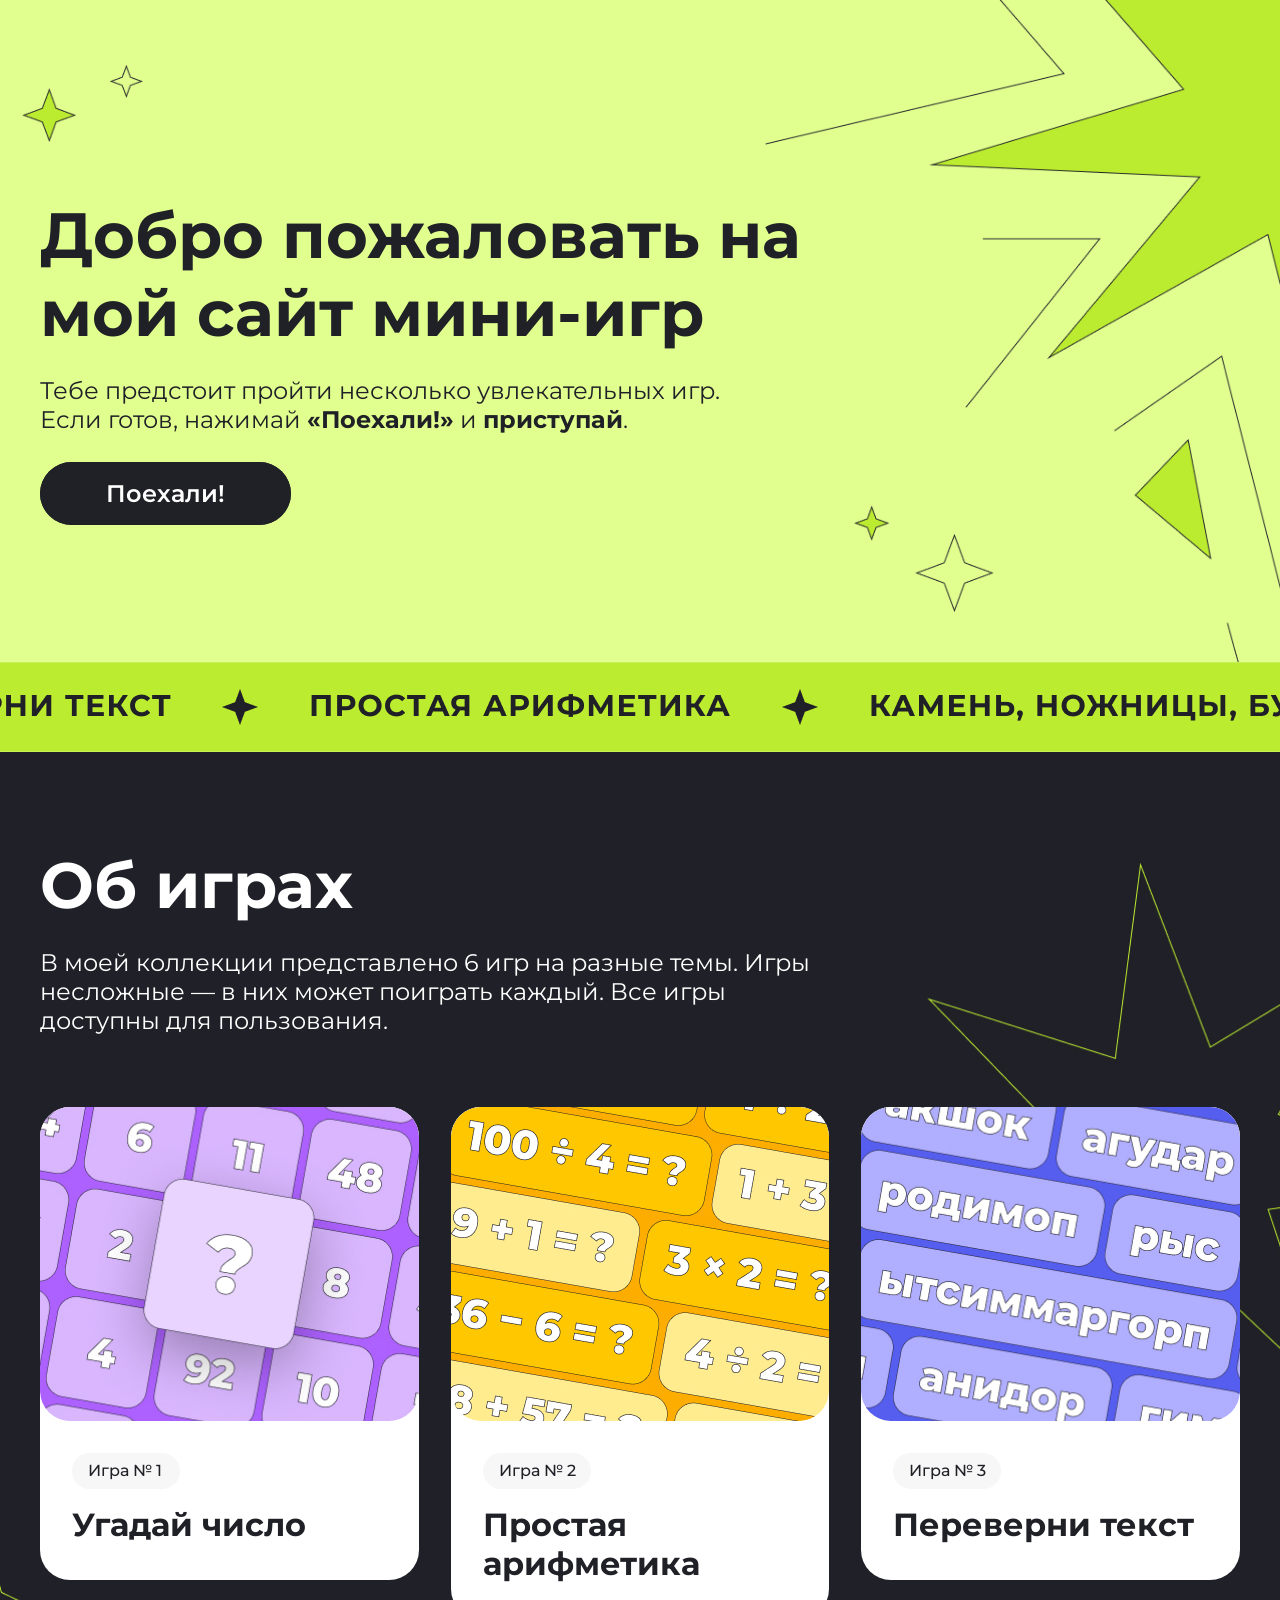
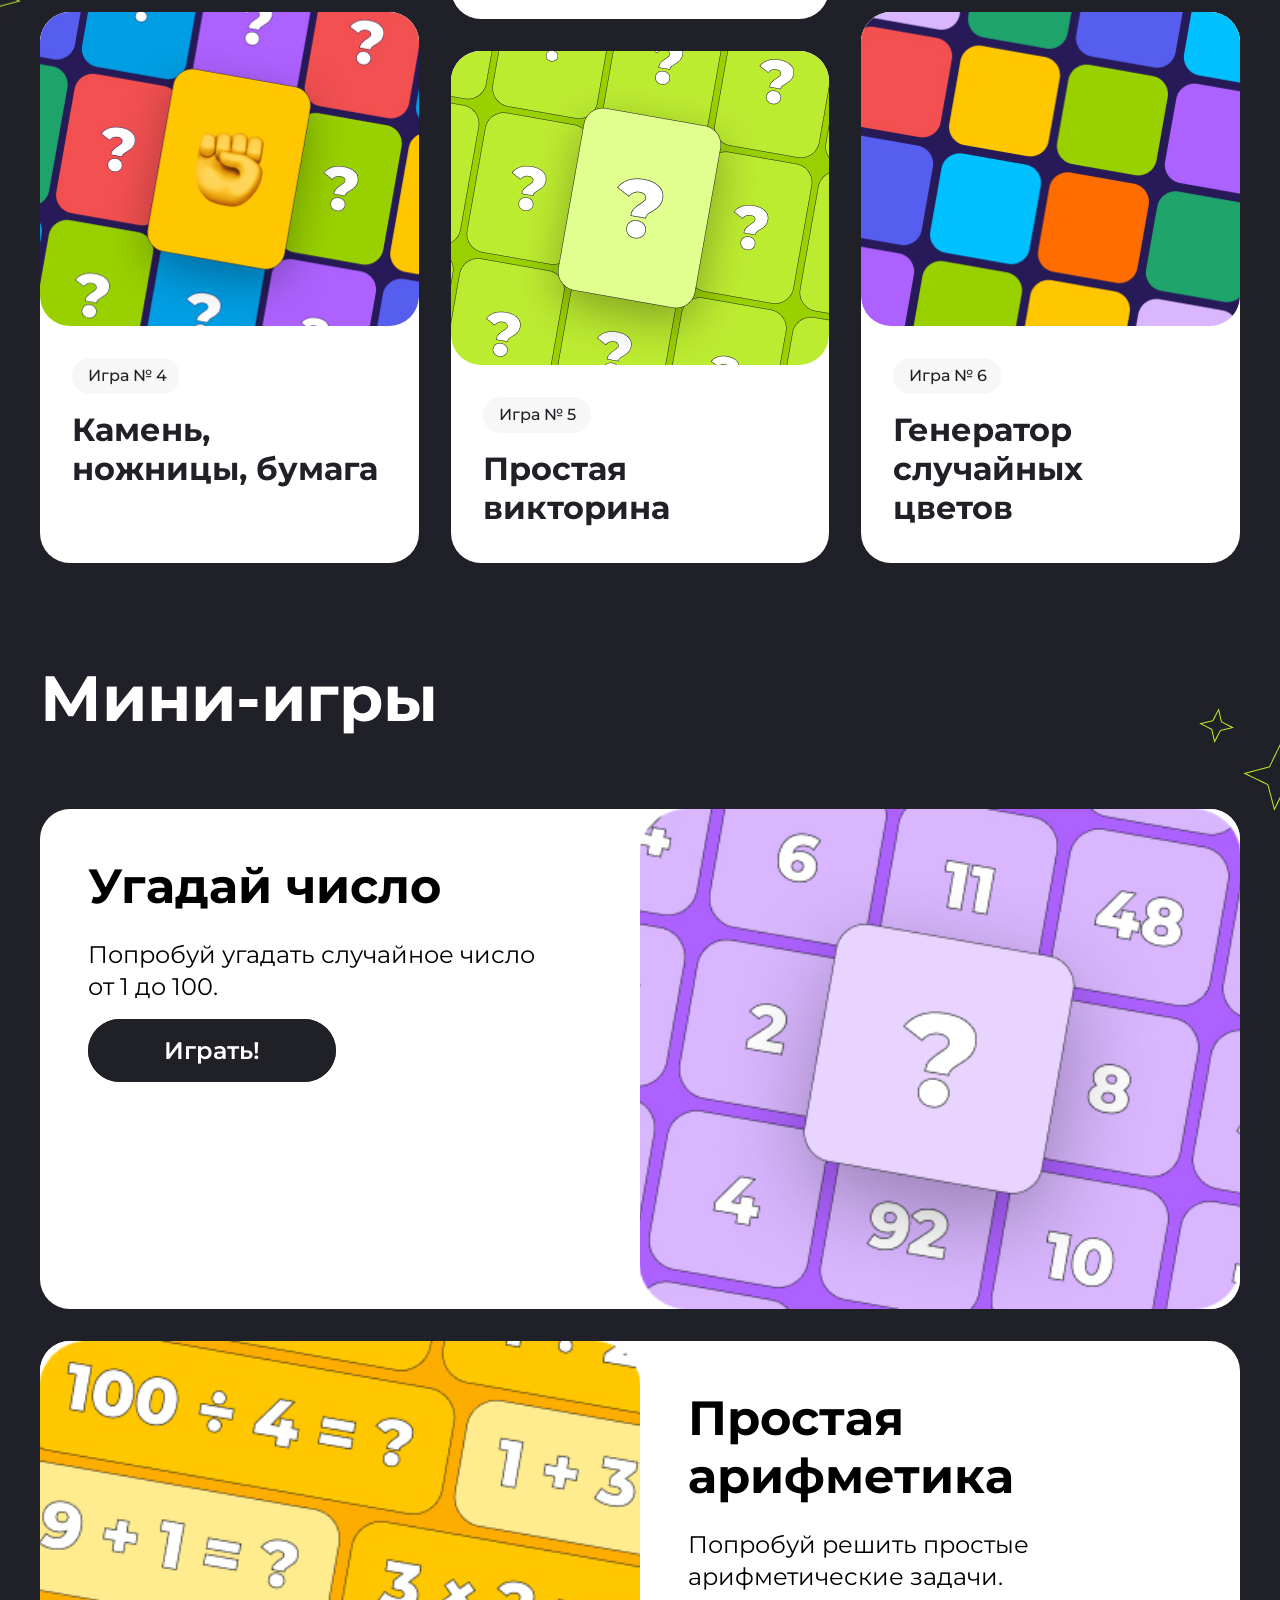
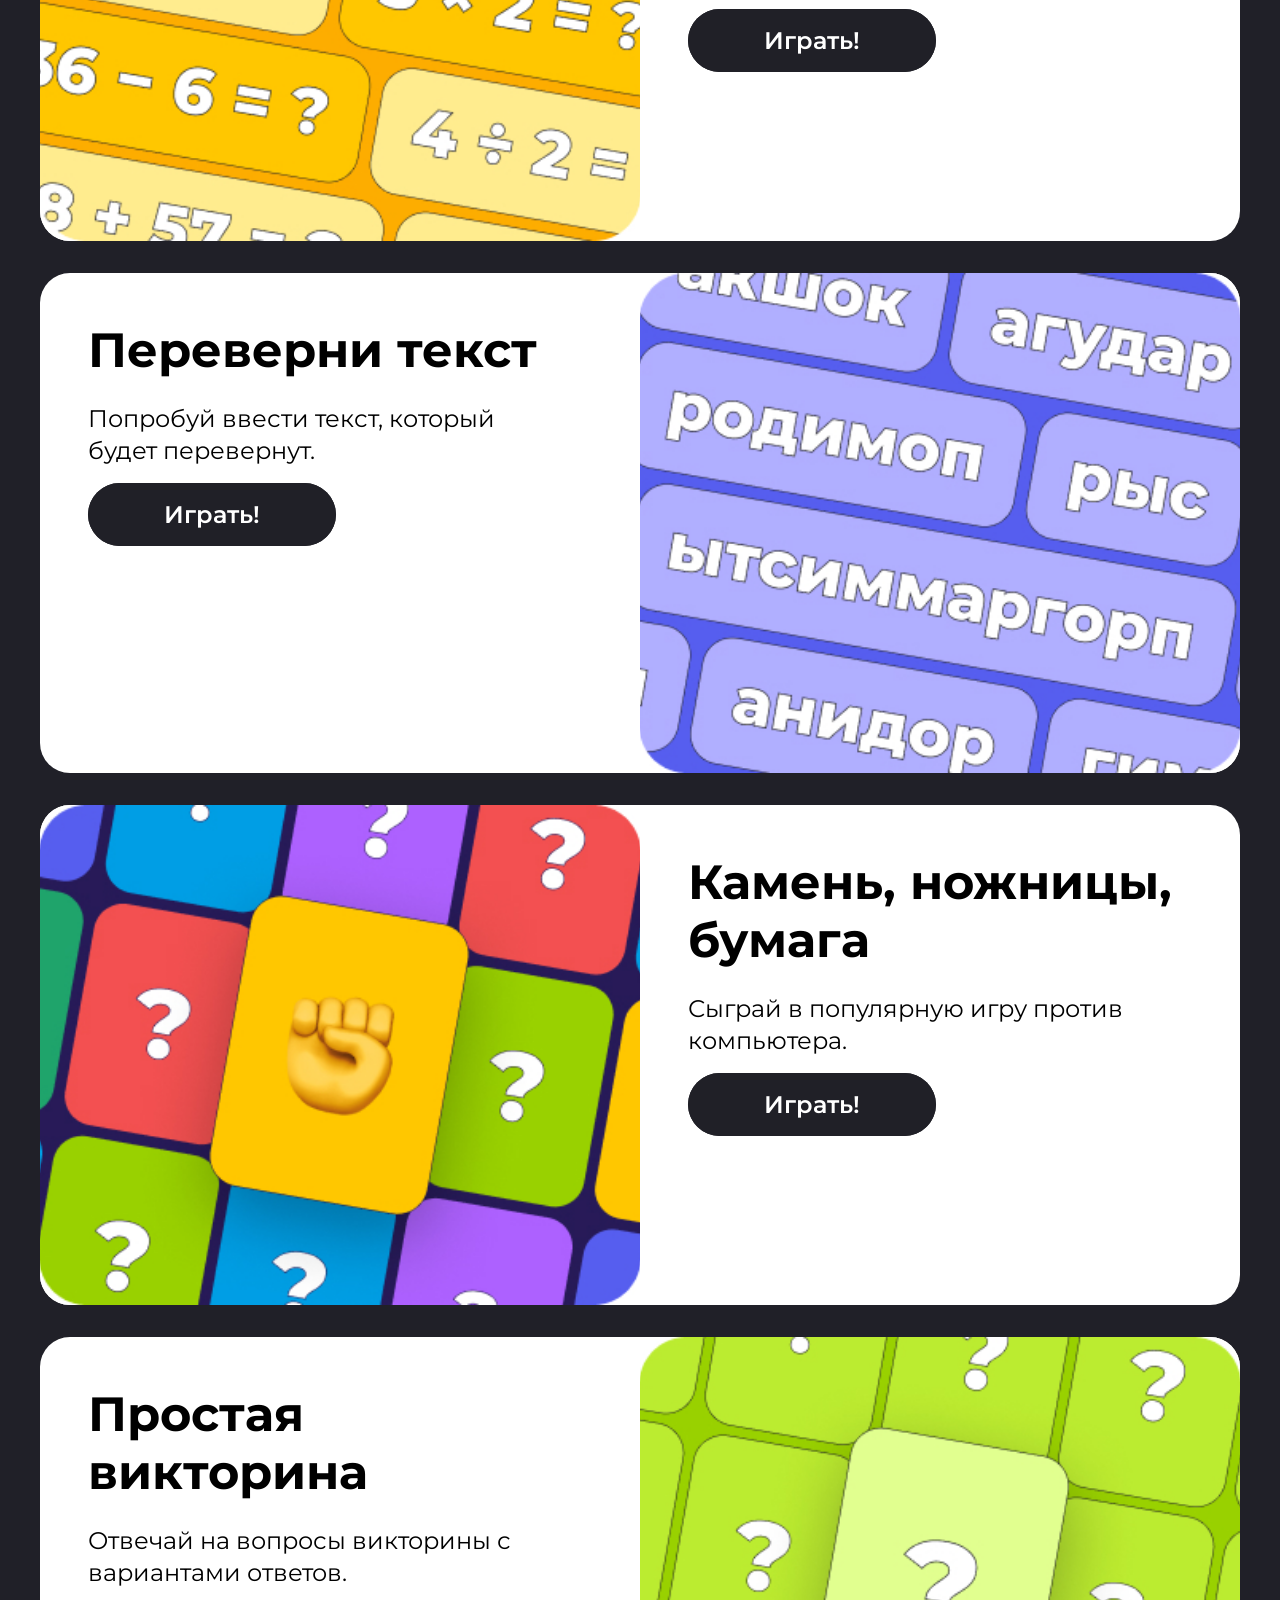
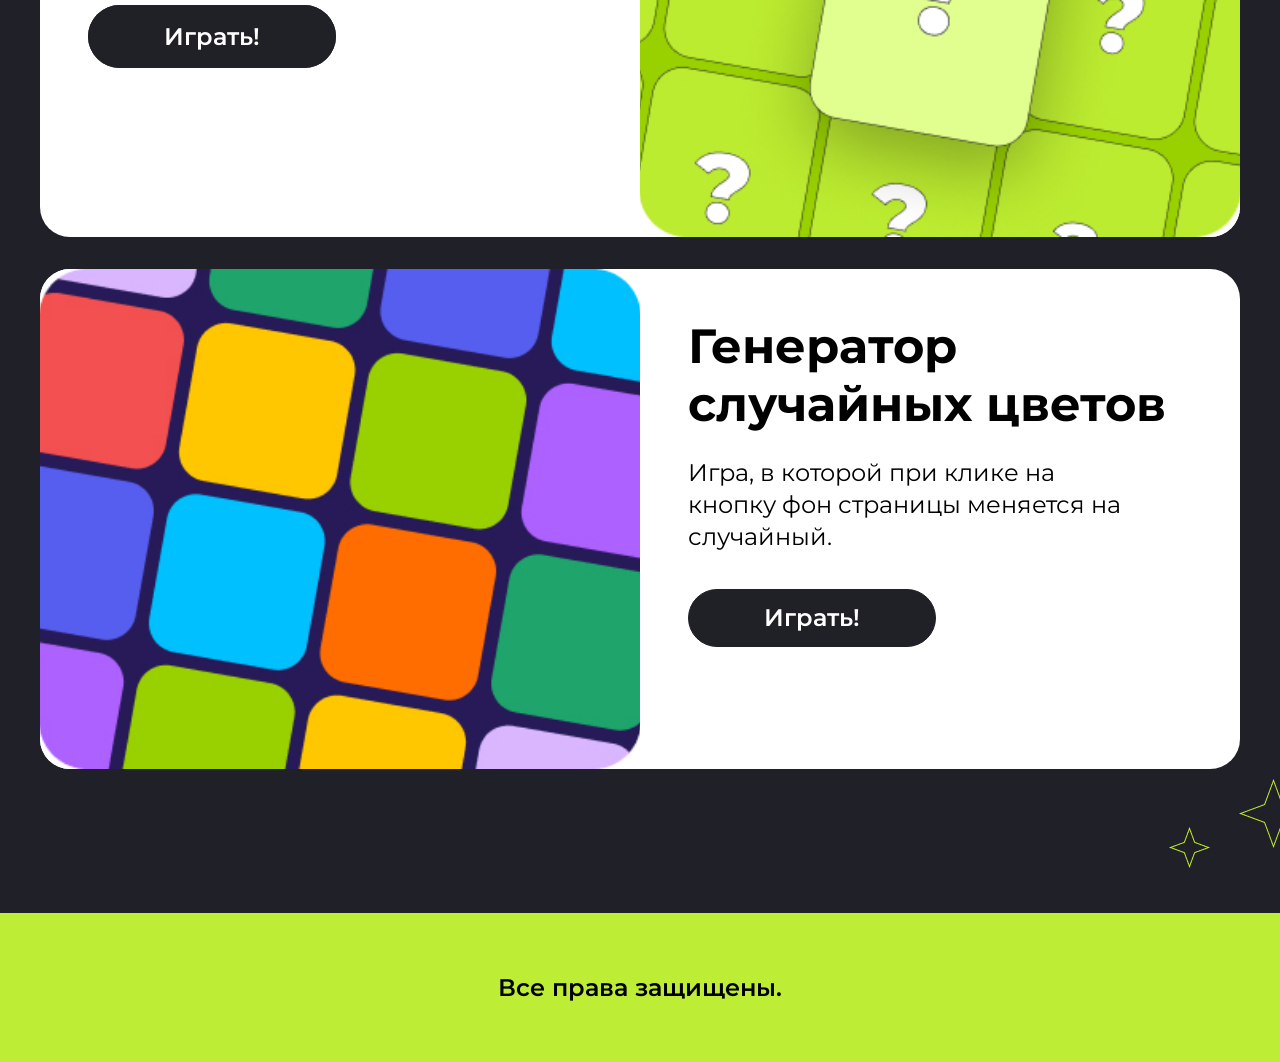
<file: index.html>
<!DOCTYPE html>
<html lang="ru">
<head>
  <meta charset="UTF-8">
  <meta name="viewport" content="width=device-width, initial-scale=1.0">
  <title>index</title>
  <link rel="preconnect" href="https://fonts.googleapis.com">
  <link rel="preconnect" href="https://fonts.gstatic.com" crossorigin>
  <link href="https://fonts.googleapis.com/css2?family=Montserrat:ital,wght@0,100..900;1,100..900&display=swap" rel="stylesheet">
  <link rel="stylesheet" href="./style.css">
</head>
<body>
  <header class="header center">
    <div class="header__box">
      <h1 class="header__title">Добро пожаловать на мой сайт мини-игр</h1>
      <p class="header__subtitle">Тебе предстоит пройти несколько увлекательных игр. Если готов, нажимай <strong>«Поехали!»</strong> и <strong>приступай</strong>.</p>
      <a class="header__button" href="#about-game">Поехали!</a>
    </div>
    <div class="header__scrollbar"></div>
  </header>
  <section class="about-game center" id="about-game">
    <article class="about-game__box">
      <div class="about-game__text">
        <h2 class="about-game__title">Об играх</h2>
      <p class="about-game__subtitle">В моей коллекции представлено 6 игр на разные темы. Игры несложные — в них может поиграть каждый.
Все игры доступны для пользования.</p>
      </div>
      <div class="about-game__content">
        <a class="game game__1" href="#game-mini__1">
          <div class="game__img game__img_1"></div>
          <div class="game__text">
            <div class="game__number">Игра № 1</div>
            <div class="game__name">Угадай число</div>
          </div>
        </a>
        
        <a class="game game__2" href="#game-mini__2">
          <div class="game__img game__img_2"></div>
          <div class="game__text">
            <div class="game__number">Игра № 2</div>
            <div class="game__name">Простая арифметика</div>
          </div>
        </a>
        <a class="game game__3" href="#game-mini__3">
          <div class="game__img game__img_3"></div>
          <div class="game__text">
            <div class="game__number">Игра № 3</div>
            <div class="game__name">Переверни текст</div>
          </div>
        </a>
        <a class="game game__4" href="#game-mini__4">
          <div class="game__img game__img_4"></div>
          <div class="game__text">
            <div class="game__number">Игра № 4</div>
            <div class="game__name">Камень, ножницы, бумага</div>
          </div>
        </a>
        
        <a class="game game__5" href="#game-mini__5">
          <div class="game__img game__img_5"></div>
          <div class="game__text">
            <div class="game__number">Игра № 5</div>
            <div class="game__name">Простая викторина</div>
          </div>
        </a>
        <a class="game game__6" href="#game-mini__6">
          <div class="game__img game__img_6"></div>
          <div class="game__text">
            <div class="game__number">Игра № 6</div>
            <div class="game__name">Генератор случайных цветов</div>
          </div>
        </a>
        
      </div>
    </article>
  </section>
 
  <section class="games-mini center">
    <article class="games-mini__box">
      <div class="games-mini__text">
        <h2 class="games-mini__title">Мини-игры</h2>
      </div>
      <div class="games-mini__content">
        <div class="game-mini" id="game-mini__1">
          <div class="game-mini__title">
            <div class="game-mini__text">
              <div class="game-mini__name">Угадай число</div>
              <div class="game-mini__description">Попробуй угадать случайное число от 1 до 100.</div>
            </div>
            <a class="game-mini__button" type="button" href="game-mini__1.html">Играть!</a>
          </div>
          <div class="game-mini__img game-mini__img_1"></div>
        </div>

        <div class="game-mini" id="game-mini__2">
          <div class="game-mini__title">
            <div class="game-mini__text">
              <div class="game-mini__name">Простая арифметика</div>
              <div class="game-mini__description">Попробуй решить простые арифметические задачи.</div>
            </div>
            <a class="game-mini__button"  type="button" href="game-mini__2.html">Играть!</a>
          </div>
          <div class="game-mini__img game-mini__img_2"></div>
        </div>

        <div class="game-mini" id="game-mini__3">
          <div class="game-mini__title">
            <div class="game-mini__text">
              <div class="game-mini__name">Переверни текст</div>
              <div class="game-mini__description">Попробуй ввести текст, который будет перевернут.</div>
            </div>
            <a class="game-mini__button" type="button" href="game-mini__3.html">Играть!</a>
          </div>
          <div class="game-mini__img game-mini__img_3"></div>
        </div>

        <div class="game-mini" id="game-mini__4">
          <div class="game-mini__title">
            <div class="game-mini__text">
              <div class="game-mini__name">Камень, ножницы, бумага</div>
              <div class="game-mini__description">Сыграй в популярную игру против компьютера.</div>
            </div>
            <a class="game-mini__button" type="button" href="game-mini__4.html">Играть!</a>
          </div>
          <div class="game-mini__img game-mini__img_4"></div>
        </div>

        <div class="game-mini" id="game-mini__5">
          <div class="game-mini__title">
            <div class="game-mini__text">
              <div class="game-mini__name">Простая викторина</div>
              <div class="game-mini__description">Отвечай на вопросы викторины с вариантами ответов.</div>
            </div>
            <a class="game-mini__button" type="button" href="game-mini__5.html">Играть!</a>
          </div>
          <div class="game-mini__img game-mini__img_5"></div>
        </div>

        <div class="game-mini" id="game-mini__6">
          <div class="game-mini__title">
            <div class="game-mini__text">
              <div class="game-mini__name">Генератор случайных цветов</div>
              <div class="game-mini__description">Игра, в которой при клике на кнопку фон страницы меняется на случайный.</div>
            </div>
            <button class="game-mini__button" type="button">Играть!</button>
          </div>
          <div class="game-mini__img game-mini__img_6"></div>
        </div>
        
          
      </div>
        
        
      
    </article>
  </section>
    
  
  <footer class="footer center">
    <p class="footer__text">Все права защищены.</p>
  </footer>
</body>
</html>
</file>
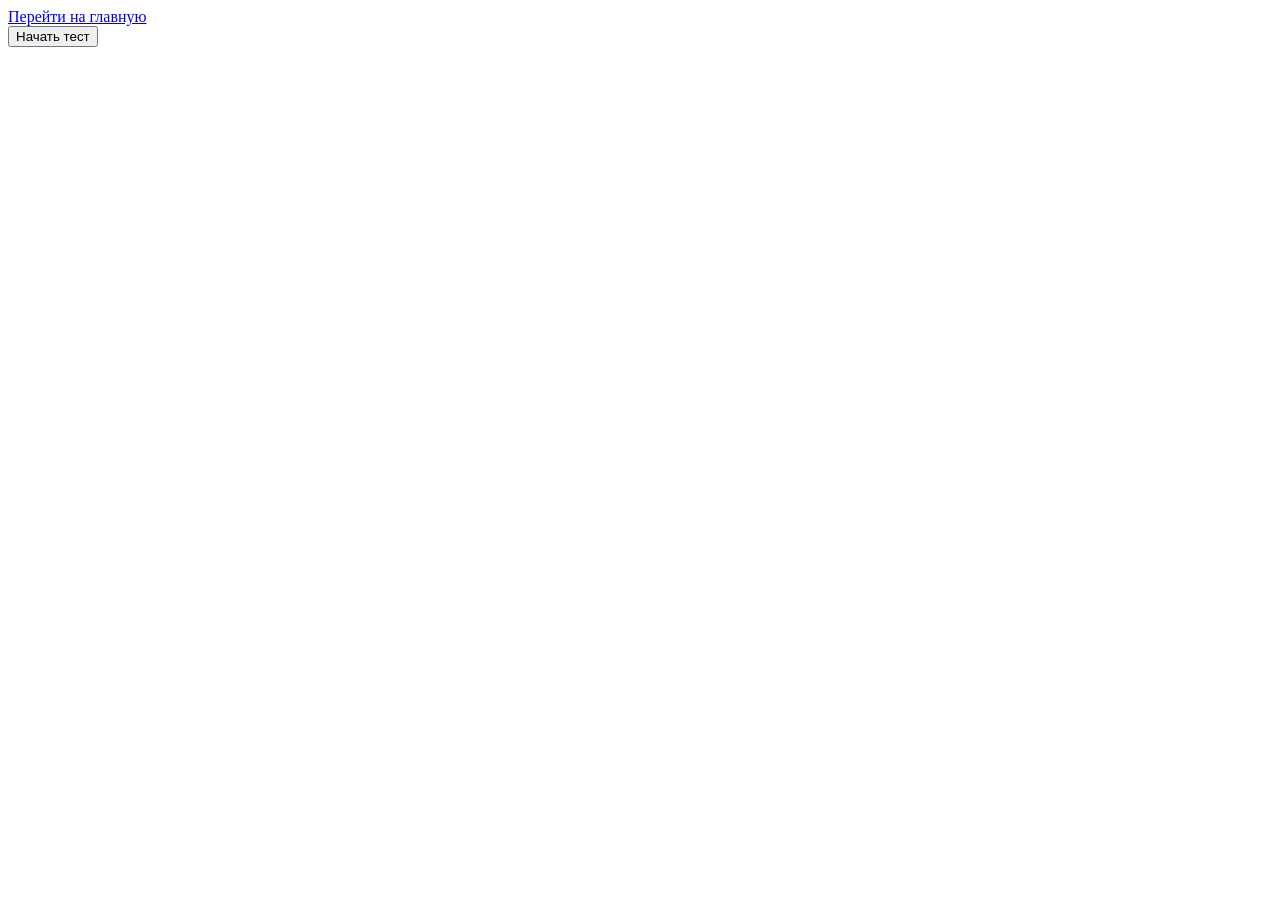
<file: game-mini__1.html>
<!DOCTYPE html>
<html lang="ru">
<head>
    <meta charset="UTF-8">
    <meta name="viewport" content="width=device-width, initial-scale=1.0">
    <title>A simple quiz</title>
</head>
<body>
<a href="index.html">Перейти на главную</a> </br>

<button onclick="guessNumber()">Начать тест</button>

    
    <script src="game-mini__1.js"></script>
</body>
</html>
</file>
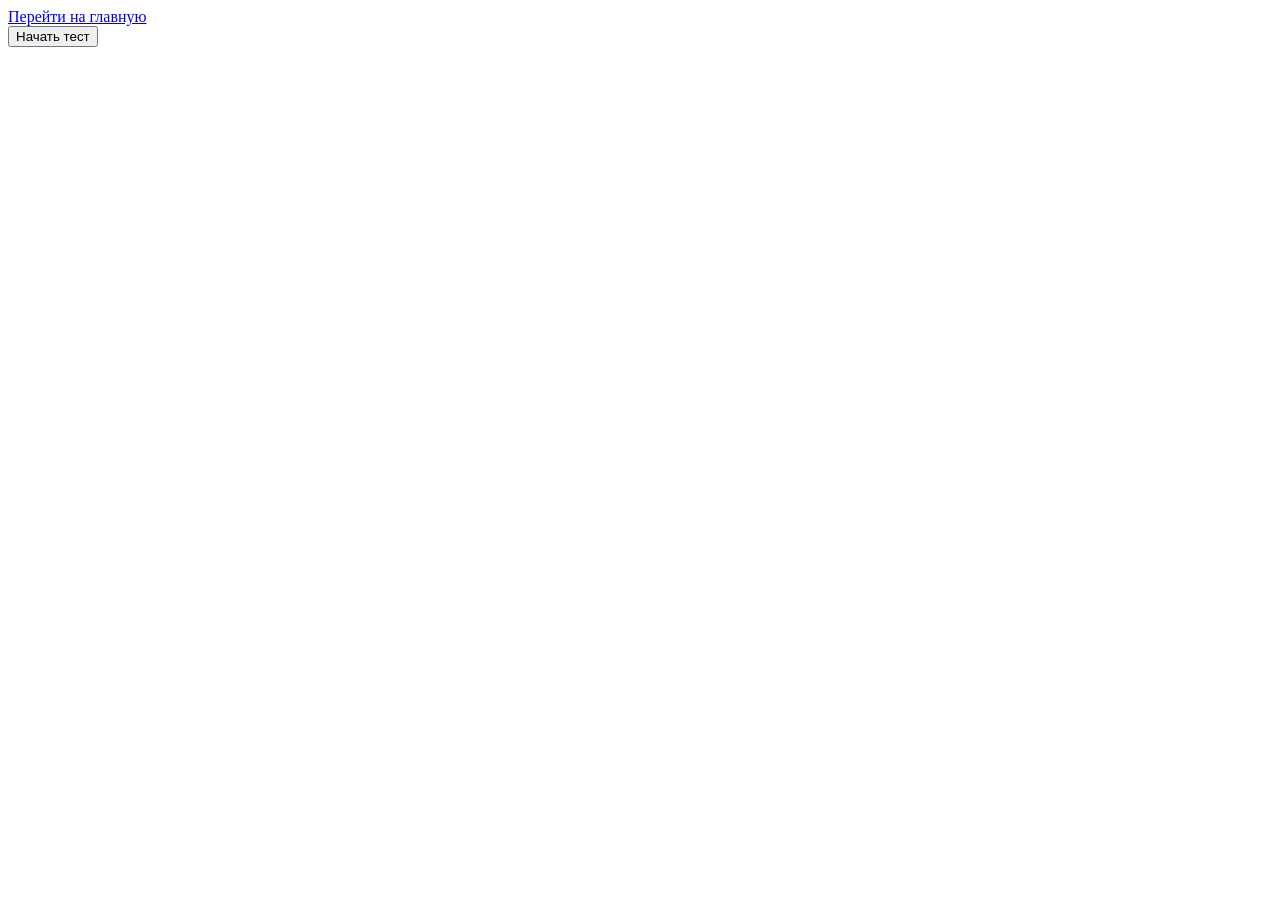
<file: game-mini__2.html>
<!DOCTYPE html>
<html lang="ru">
<head>
    <meta charset="UTF-8">
    <meta name="viewport" content="width=device-width, initial-scale=1.0">
    <title>A simple quiz</title>
</head>
<body>
<a href="index.html">Перейти на главную</a> </br>

<button onclick="simpleArithmetic()">Начать тест</button>
    
    <script src="game-mini__2.js"></script>
</body>
</html>
</file>
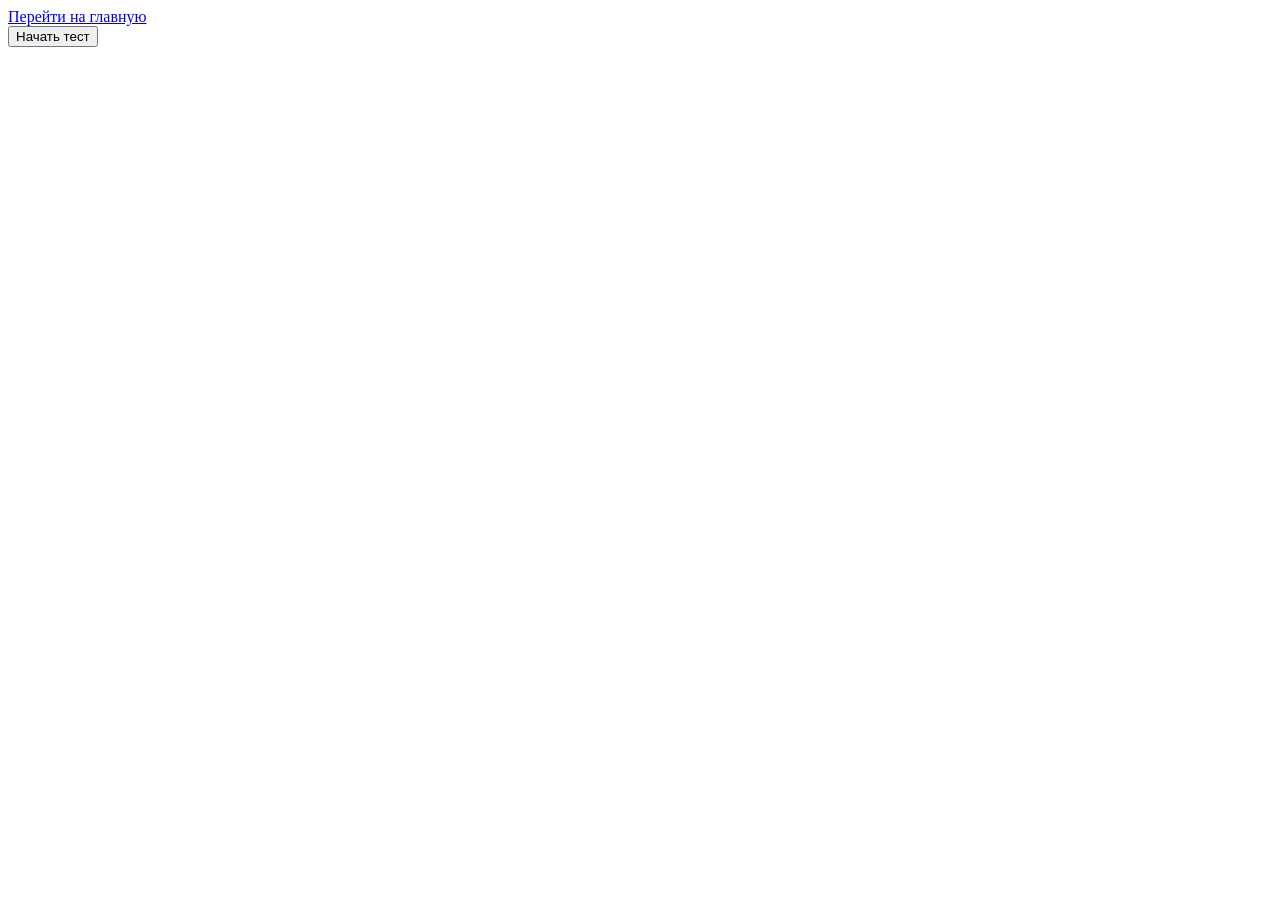
<file: game-mini__3.html>
<!DOCTYPE html>
<html lang="ru">
<head>
    <meta charset="UTF-8">
    <meta name="viewport" content="width=device-width, initial-scale=1.0">
    <title>A simple quiz</title>
</head>
<body>
<a href="index.html">Перейти на главную</a> </br>

<button onclick="flipTheText()">Начать тест</button>

    
    <script src="game-mini__3.js"></script>
</body>
</html>
</file>
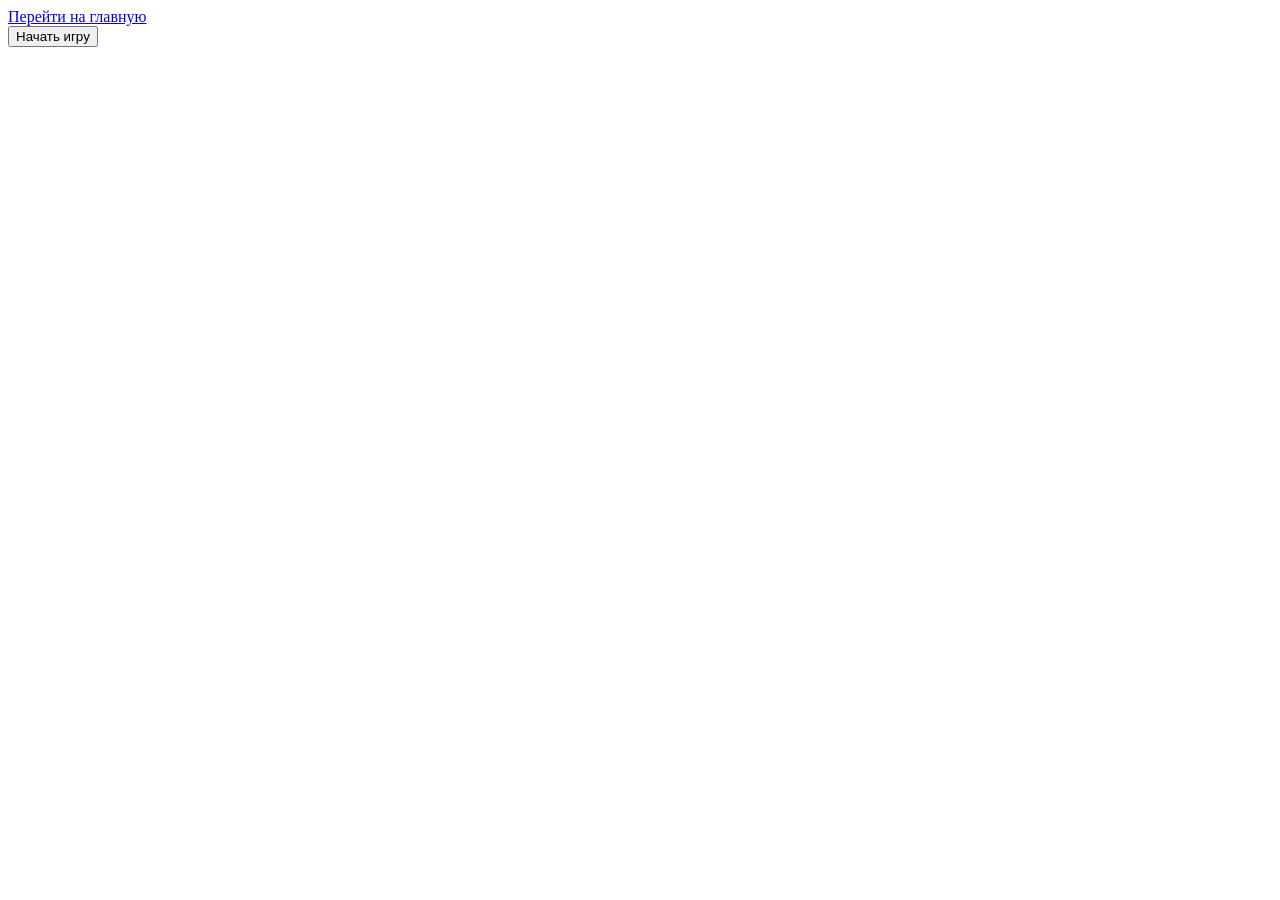
<file: game-mini__4.html>
<!DOCTYPE html>
<html lang="ru">
<head>
    <meta charset="UTF-8">
    <meta name="viewport" content="width=device-width, initial-scale=1.0">
    <title>A simple quiz</title>
</head>
<body>
<a href="index.html">Перейти на главную</a> </br>

<button onclick="rockScissorsPaper()">Начать игру</button>

    
    <script src="game-mini__4.js"></script>
</body>
</html>
</file>
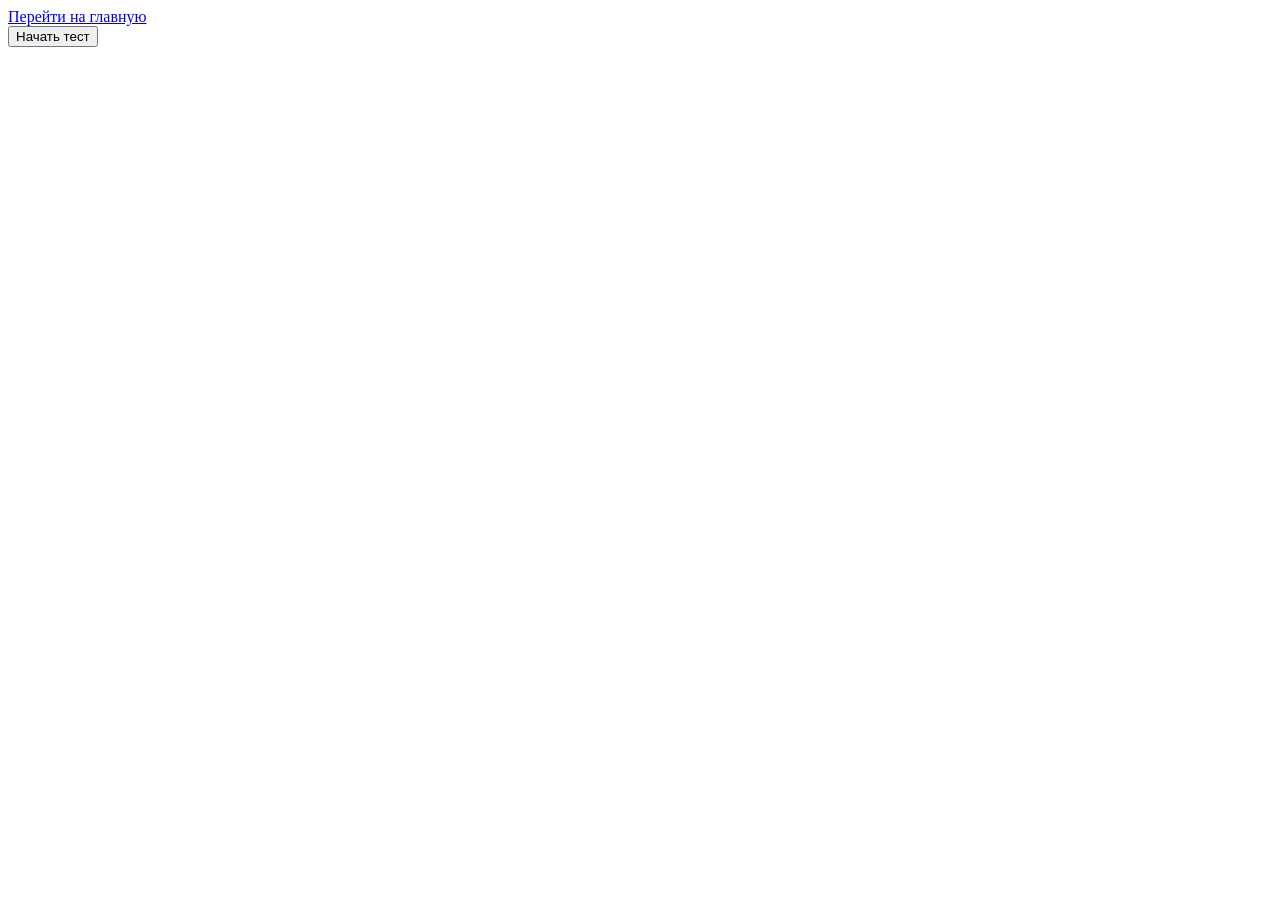
<file: game-mini__5.html>
<!DOCTYPE html>
<html lang="ru">
<head>
    <meta charset="UTF-8">
    <meta name="viewport" content="width=device-width, initial-scale=1.0">
    <title>A simple quiz</title>
</head>
<body>
<a href="index.html">Перейти на главную</a> </br>

<button onclick="startQuiz()">Начать тест</button>

    
    <script src="game-mini__5.js"></script>
</body>
</html>
</file>
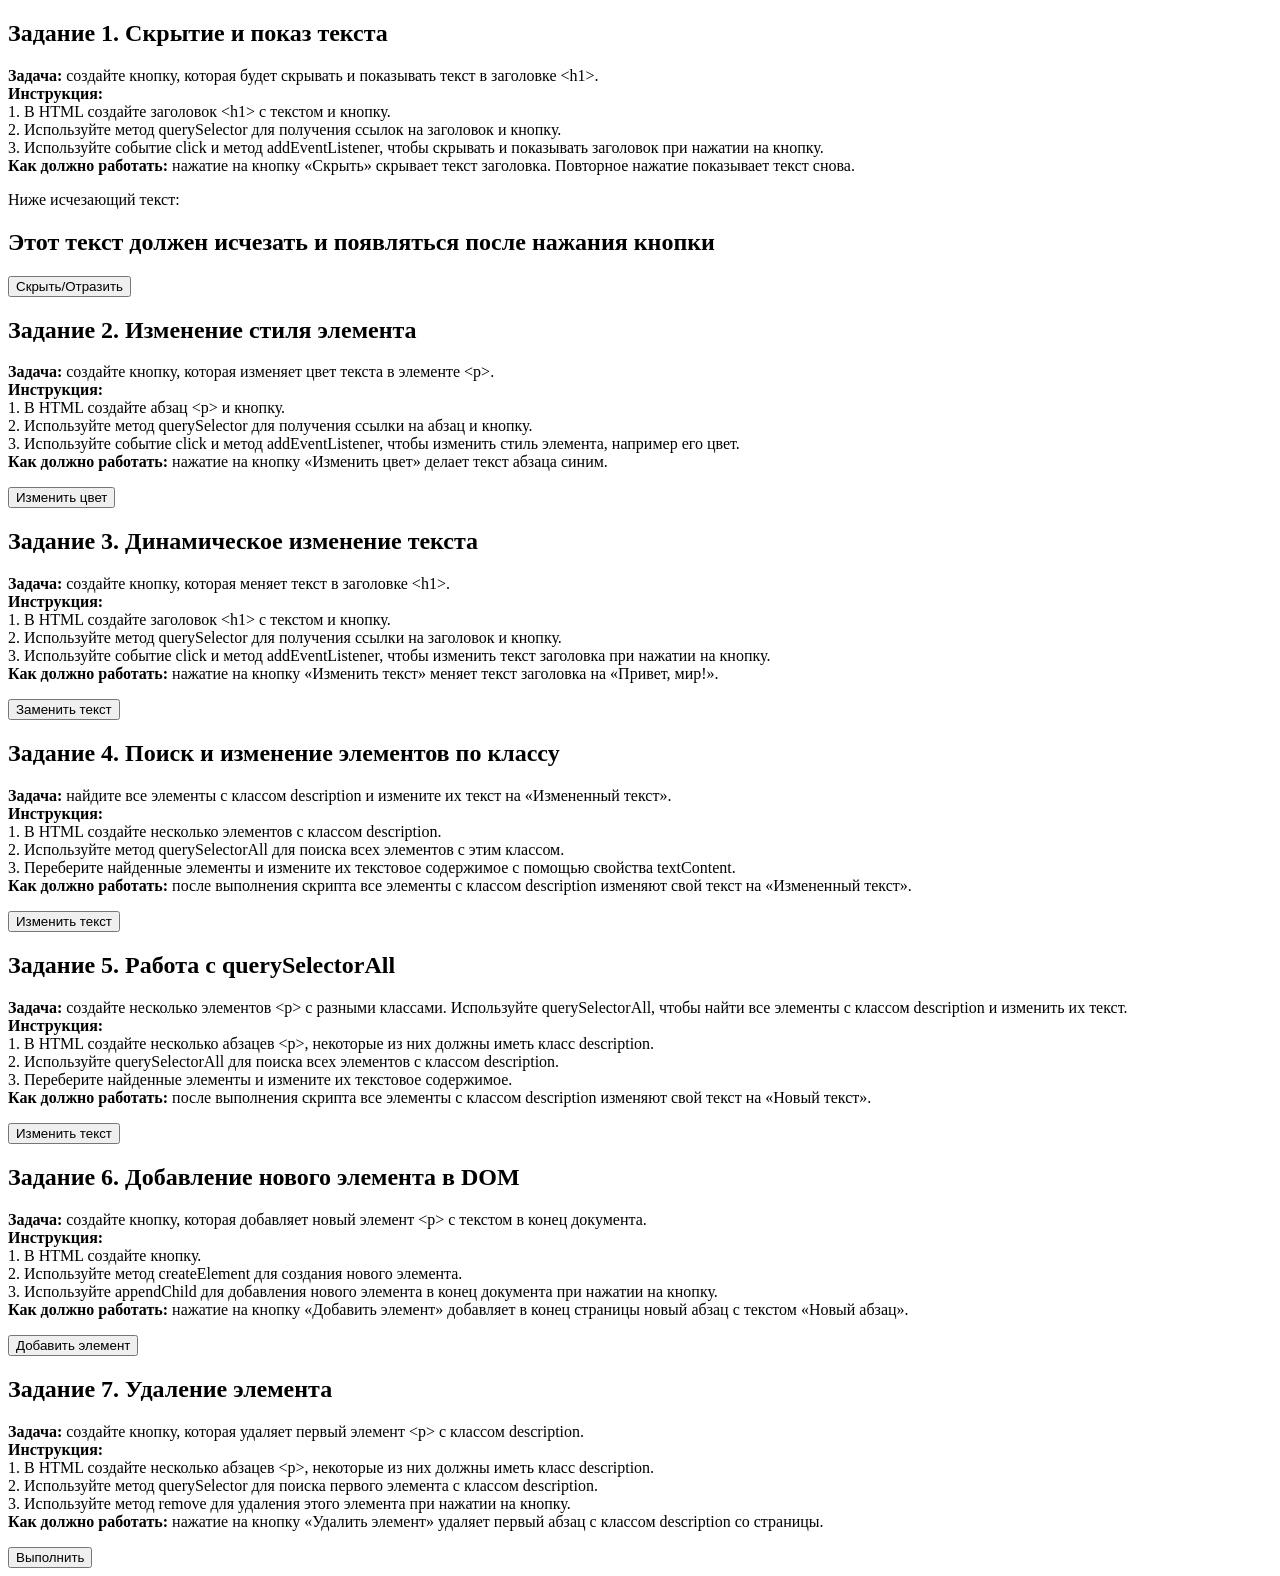
<file: js.html>
<!DOCTYPE html>
<html lang="ru">
<head>
    <meta charset="UTF-8">
    <meta name="viewport" content="width=device-width, initial-scale=1.0">
    <title>Document</title>
</head>
<body>
    <section>
        <h1 class="title">Задание 1. Скрытие и показ текста</h1>
        <p class='description'><strong>Задача:</strong> cоздайте кнопку, которая будет скрывать и показывать текст в заголовке &lt;h1&gt;.<br>
        <strong>Инструкция:</strong><br>
        1. В HTML создайте заголовок &lt;h1&gt; с текстом и кнопку. <br>
        2. Используйте метод querySelector для получения ссылок на заголовок и кнопку.<br>
        3. Используйте событие click и метод addEventListener, чтобы скрывать и показывать заголовок при нажатии на кнопку.<br>

        <strong>Как должно работать:</strong> нажатие на кнопку «Скрыть» скрывает текст заголовка. Повторное нажатие показывает текст снова.</p>
        <p>Ниже исчезающий текст:</p>
        <h2 class="text1">Этот текст должен исчезать и появляться после нажания кнопки</h2>
        <button id="exercise-1">Скрыть/Отразить</button>
    </section>

    <section>
        <h1 class="title">Задание 2. Изменение стиля элемента</h1>
        <p class="text2"><strong>Задача:</strong> создайте кнопку, которая изменяет цвет текста в элементе &lt;p&gt;. <br>
        <strong>Инструкция:</strong><br>
        1. В HTML создайте абзац &lt;p&gt; и кнопку.<br>
        2. Используйте метод querySelector для получения ссылки на абзац и кнопку.<br>
        3. Используйте событие click и метод addEventListener, чтобы изменить стиль элемента, например его цвет.<br>

        <strong>Как должно работать:</strong> нажатие на кнопку «Изменить цвет» делает текст абзаца синим.</p>
        <button id="exercise-2">Изменить цвет</button>
    </section>

    <section>
        <h1 class="text3">Задание 3. Динамическое изменение текста</h1>
        <p class='description'><strong>Задача:</strong> создайте кнопку, которая меняет текст в заголовке &lt;h1&gt;. <br>
        <strong>Инструкция:</strong><br>
        1. В HTML создайте заголовок &lt;h1&gt; с текстом и кнопку.<br>
        2. Используйте метод querySelector для получения ссылки на заголовок и кнопку.<br>
        3. Используйте событие click и метод addEventListener, чтобы изменить текст заголовка при нажатии на кнопку.<br>

        <strong>Как должно работать:</strong> нажатие на кнопку «Изменить текст» меняет текст заголовка на «Привет, мир!».</p>
        <button id="exercise-3">Заменить текст</button>
    </section>

    <section>
        <h1>Задание 4. Поиск и изменение элементов по классу</h1>
        <p class='description'><strong>Задача:</strong> найдите все элементы с классом description и измените их текст на «Измененный текст».<br>
        <strong>Инструкция:</strong><br>
        1. В HTML создайте несколько элементов с классом description.<br>
        2. Используйте метод querySelectorAll для поиска всех элементов с этим классом.<br>
        3. Переберите найденные элементы и измените их текстовое содержимое с помощью свойства textContent.<br>

        <strong>Как должно работать:</strong> после выполнения скрипта все элементы с классом description изменяют свой текст на «Измененный текст».</p>
        <button id="exercise-4">Изменить текст</button>
    </section>

    <section>
        <h1>Задание 5. Работа с querySelectorAll</h1>
        <p class='description'><strong>Задача:</strong> создайте несколько элементов &lt;p&gt; с разными классами. Используйте querySelectorAll, чтобы найти все элементы с классом description и изменить их текст.<br>
        <strong>Инструкция:</strong><br>
        1. В HTML создайте несколько абзацев &lt;p&gt;, некоторые из них должны иметь класс description.<br>
        2. Используйте querySelectorAll для поиска всех элементов с классом description.<br>
        3. Переберите найденные элементы и измените их текстовое содержимое.<br>

        <strong>Как должно работать:</strong> после выполнения скрипта все элементы с классом description изменяют свой текст на «Новый текст».</p>
        <button id="exercise-5">Изменить текст</button>
    </section>

    <section>
        <h1>Задание 6. Добавление нового элемента в DOM</h1>
        <p><strong>Задача:</strong> создайте кнопку, которая добавляет новый элемент &lt;p&gt; с текстом в конец документа.<br>
        <strong>Инструкция:</strong><br>
        1. В HTML создайте кнопку.<br>
        2. Используйте метод createElement для создания нового элемента.<br>
        3. Используйте appendChild для добавления нового элемента в конец документа при нажатии на кнопку.<br>

        <strong>Как должно работать:</strong> нажатие на кнопку «Добавить элемент» добавляет в конец страницы новый абзац с текстом «Новый абзац».</p>
        <button id="exercise-6">Добавить элемент</button>
    </section>

    <section>
        <h1>Задание 7. Удаление элемента</h1>
        <p><strong>Задача:</strong> создайте кнопку, которая удаляет первый элемент &lt;p&gt; с классом description.<br>
        <strong>Инструкция:</strong><br>
        1. В HTML создайте несколько абзацев &lt;p&gt;, некоторые из них должны иметь класс description.<br>
        2. Используйте метод querySelector для поиска первого элемента с классом description.<br>
        3. Используйте метод remove для удаления этого элемента при нажатии на кнопку.<br>

        <strong>Как должно работать:</strong> нажатие на кнопку «Удалить элемент» удаляет первый абзац с классом description со страницы.</p>
        <button id="exercise-7">Выполнить</button>
    </section>

    <script src="hw-9.js"></script>
</body>
</html>
</file>
<file: style.css>
@charset "UTF-8";
* {
  margin: 0;
  padding: 0;
  box-sizing: border-box;
}

html {
  font-size: 16px;
  scroll-behavior: smooth;
}

a {
  text-decoration: none;
}

a, input, button {
  font-family: "Montserrat", sans-serif;
}

body {
  font-family: "Montserrat", sans-serif;
  font-size: 16px;
}

.center {
  padding-left: calc(50% - 600px);
  padding-right: calc(50% - 600px);
}

.header {
  background-image: url(./img/header.jpg);
  background-repeat: no-repeat;
  background-position: center;
  background-size: cover;
  color: #202027;
  box-sizing: border-box;
  position: relative;
}
.header__box {
  padding-top: 196px;
  padding-bottom: 246px;
  max-width: 769px;
}
.header__title {
  font-size: 4rem;
  font-weight: 700;
  padding-bottom: 1.5rem;
}
.header__subtitle {
  font-size: 1.5rem;
  font-weight: 400;
  padding-bottom: 3rem;
  max-width: 720px;
}
.header__button {
  background-color: #202027;
  border: 1px solid #202027;
  border-radius: 60px;
  box-sizing: border-box;
  padding: 16px 65px;
  text-align: center;
  font-weight: 600;
  font-size: 1.5rem;
  line-height: 100%;
  color: #FFFFFF;
  transition: all 1s;
  cursor: pointer;
}
.header__button:hover {
  background-color: white;
  color: #000000;
}
.header__scrollbar {
  background-image: url(./img/header_scrollbar.jpg);
  background-repeat: repeat-x;
  background-position: center;
  background-size: cover;
  width: 100%;
  height: 90px;
  position: absolute;
  bottom: 0;
  right: 0;
  animation: scrollLeft 5s linear infinite;
}

@keyframes scrollLeft {
  0% {
    background-position: 0 center;
  }
  100% {
    background-position: 100% center;
  }
}
.about-game {
  background-image: url(./img/Game1-background.jpg);
  background-repeat: no-repeat;
  background-position: center;
  background-size: cover;
  box-sizing: border-box;
}
.about-game__box {
  padding-bottom: 50px;
  padding-top: 94px;
}
.about-game__title {
  font-size: 4rem;
  font-weight: 700;
  padding-bottom: 1.5rem;
  color: #FFFFFF;
}
.about-game__subtitle {
  font-size: 1.5rem;
  font-weight: 400;
  padding-bottom: 4.5rem;
  max-width: 788px;
  color: #FFFFFF;
}

.about-game__content {
  display: grid;
  gap: 32px;
  grid-template-columns: repeat(3, 1fr);
  align-items: start;
}

.game__1 {
  grid-column: 1;
  grid-row: 1;
  /* Низкая карточка */
  height: 473px; /* Примерная высота */
}

.game__2 {
  grid-column: 2;
  grid-row: 1/3;
  /* Высокая карточка, занимает 2 строки */
  height: 512px; /* Растягивается на всю высоту */
  align-self: start;
}

.game__3 {
  grid-column: 3;
  grid-row: 1;
  /* Низкая карточка */
  height: 473px; /* Примерная высота */
}

.game__4 {
  grid-column: 1;
  grid-row: 2;
  /* Высокая карточка, под первой */
  height: 551px; /* Пропорционально выше 1-й */
  align-self: end; /* Прижимаем к нижней границе */
}

.game__5 {
  grid-column: 2;
  grid-row: 2;
  /* Высокая карточка, та же высота что и 2-я */
  height: 512px;
  align-self: end;
}

.game__6 {
  grid-column: 3;
  grid-row: 2;
  /* Высокая карточка, под третьей */
  height: 551px; /* Пропорционально выше 3-й */
  align-self: end; /* Прижимаем к нижней границе */
}

.game {
  border-radius: 30px;
  background-color: #FFFFFF;
  transition: all 1s;
}
.game__img {
  height: 314px;
  width: 100%;
  border-radius: 30px;
  background-repeat: no-repeat;
  background-position: center;
  background-size: cover;
}
.game__img_1 {
  background-image: url(./img/product1.jpg);
}
.game__img_2 {
  background-image: url(./img/product2.jpg);
}
.game__img_3 {
  background-image: url(./img/product3.jpg);
}
.game__img_4 {
  background-image: url(./img/product4.jpg);
}
.game__img_5 {
  background-image: url(./img/product5.jpg);
}
.game__img_6 {
  background-image: url(./img/product6.jpg);
}
.game__text {
  padding: 32px;
  display: flex;
  flex-direction: column;
  gap: 16px;
  max-width: 314px;
}
.game__number {
  background-color: #F7F7F7;
  border-radius: 52px;
  font-size: 1rem;
  color: #202027;
  font-weight: 500;
  width: 108px;
  line-height: 100%;
  padding: 10px 16px;
  white-space: nowrap;
}
.game__name {
  font-size: 2rem;
  font-weight: 700;
  color: #202027;
  width: 314px;
}
.game__1:hover {
  transform: scale(1.1);
}
.game__2:hover {
  transform: scale(1.1);
}
.game__3:hover {
  transform: scale(1.1);
}
.game__4:hover {
  transform: scale(1.1);
}
.game__5:hover {
  transform: scale(1.1);
}
.game__6:hover {
  transform: scale(1.1);
}

.games-mini {
  background-image: url(./img/Games_mini-background.jpg);
  background-repeat: no-repeat;
  background-position: center;
  background-size: cover;
  box-sizing: border-box;
}
.games-mini__box {
  padding-top: 46px;
  padding-bottom: 144px;
}
.games-mini__title {
  font-size: 4rem;
  font-weight: 700;
  padding-bottom: 4.5rem;
  color: #FFFFFF;
}

.games-mini__content {
  display: grid;
  gap: 32px;
  grid-template-columns: repeat(12, 1fr);
  grid-template-rows: repeat(6, 1fr);
}

.game-mini {
  grid-column: span 12;
  border-radius: 30px;
  background-color: #FFFFFF;
  display: grid;
  grid-template-columns: repeat(12, 1fr);
}
.game-mini__title {
  grid-column: span 6;
  padding-top: 48px;
  padding-right: 48px;
  padding-left: 48px;
  order: 1;
}
.game-mini__img {
  grid-column: span 6;
  order: 2;
  height: 500px;
  border-radius: 30px;
  background-repeat: no-repeat;
  background-position: center;
  background-size: cover;
  box-sizing: border-box;
}
.game-mini:nth-child(2n) .game-mini__title {
  order: 2;
}
.game-mini:nth-child(2n) .game-mini__img {
  order: 1;
}
.game-mini__text {
  display: flex;
  flex-direction: column;
  gap: 1.5rem;
  padding-bottom: 36px;
}
.game-mini__name {
  font-size: 3rem;
  font-weight: 700;
}
.game-mini__description {
  font-size: 1.5rem;
  font-weight: 400;
  max-width: 457px;
  line-height: 32px;
}
.game-mini__button {
  background-color: #202027;
  border: 1px solid #202027;
  border-radius: 60px;
  box-sizing: border-box;
  padding: 16px 75px;
  text-align: center;
  font-weight: 600;
  font-size: 1.5rem;
  line-height: 100%;
  color: #FFFFFF;
  transition: all 1s;
  cursor: pointer;
}
.game-mini__button:hover {
  background-color: white;
  color: #000000;
}
.game-mini__img_1 {
  background-image: url(./img/product1.jpg);
}
.game-mini__img_2 {
  background-image: url(./img/product2.jpg);
}
.game-mini__img_3 {
  background-image: url(./img/product3.jpg);
}
.game-mini__img_4 {
  background-image: url(./img/product4.jpg);
}
.game-mini__img_5 {
  background-image: url(./img/product5.jpg);
}
.game-mini__img_6 {
  background-image: url(./img/product6.jpg);
}

.footer {
  background-color: #BDED35;
}
.footer__text {
  font-size: 1.5rem;
  font-weight: 600;
  text-align: center;
  padding-top: 60px;
  padding-bottom: 60px;
}

@media (min-width: 768px) and (max-width: 1024px) {
  .center {
    padding-left: calc(50% - 393px);
    padding-right: calc(50% - 393px);
  }
  .about-game__content {
    display: grid;
    gap: 28px;
    grid-template-columns: repeat(2, 1fr);
  }
  .game__1 {
    grid-column: 1;
    grid-row: 1;
    /* Низкая карточка */
    height: 512px; /* Примерная высота */
  }
  .game__2 {
    grid-column: 2;
    grid-row: 1;
    /* Высокая карточка, занимает 2 строки */
    height: 512px; /* Растягивается на всю высоту */
  }
  .game__3 {
    grid-column: 1;
    grid-row: 2;
    /* Низкая карточка */
    height: 512px; /* Примерная высота */
  }
  .game__4 {
    grid-column: 2;
    grid-row: 2;
    /* Высокая карточка, под первой */
    height: 512px; /* Пропорционально выше 1-й */
  }
  .game__5 {
    grid-column: 1;
    grid-row: 3;
    /* Высокая карточка, та же высота что и 2-я */
    height: 512px;
  }
  .game__6 {
    grid-column: 2;
    grid-row: 3;
    /* Высокая карточка, под третьей */
    height: 512px; /* Пропорционально выше 3-й */
  }
}
@media (max-width: 767px) {
  .center {
    padding-left: 16px;
    padding-right: 16px;
  }
  .header {
    background-image: url(./img/header_mobile.jpg);
    background-repeat: no-repeat;
    background-position: center;
    background-size: cover;
  }
  .header__box {
    display: flex;
    flex-direction: column;
    align-items: center;
    padding-top: 147px;
    padding-bottom: 182px;
  }
  .header__title {
    font-size: 2.5rem;
    text-align: center;
    max-width: 262px;
  }
  .header__subtitle {
    font-size: 1rem;
    padding-bottom: 2.25rem;
    text-align: center;
  }
  .header__button {
    background-color: #202027;
    border: 1px solid #202027;
    box-sizing: border-box;
    padding: 16px 103px;
    text-align: center;
    font-size: 1rem;
    color: #FFFFFF;
  }
  .header__scrollbar {
    animation: scrollLeft 15s linear infinite;
  }
  .about-game {
    display: none;
  }
  .games-mini__box {
    padding-top: 48px;
    padding-bottom: 10px;
  }
  .games-mini__title {
    font-size: 2.5rem;
    padding-bottom: 3rem;
  }
  .games-mini__content {
    display: flex;
    flex-direction: column;
    gap: 24px;
  }
  .game-mini {
    display: flex;
    flex-direction: column;
  }
  .game-mini__title {
    order: 2; /* Заголовок будет снизу */
    padding: 29px;
    grid-column: span 4;
  }
  .game-mini__img {
    order: 1; /* Изображение будет сверху */
    height: 300px; /* Уменьшаем высоту для мобильной версии */
    grid-column: span 4;
  }
  .game-mini__text {
    padding-bottom: 2rem;
    gap: 1rem;
  }
  .game-mini__name {
    font-size: 2rem;
  }
  .game-mini__description {
    font-size: 1rem;
    max-width: 100%;
  }
  .game-mini__button {
    padding: 16px 110px;
    font-size: 1rem;
    width: 100%;
    line-height: 142%;
  }
  .footer__text {
    font-size: 1rem;
    padding-top: 40px;
    padding-bottom: 40px;
  }
}/*# sourceMappingURL=style.css.map */
</file>
